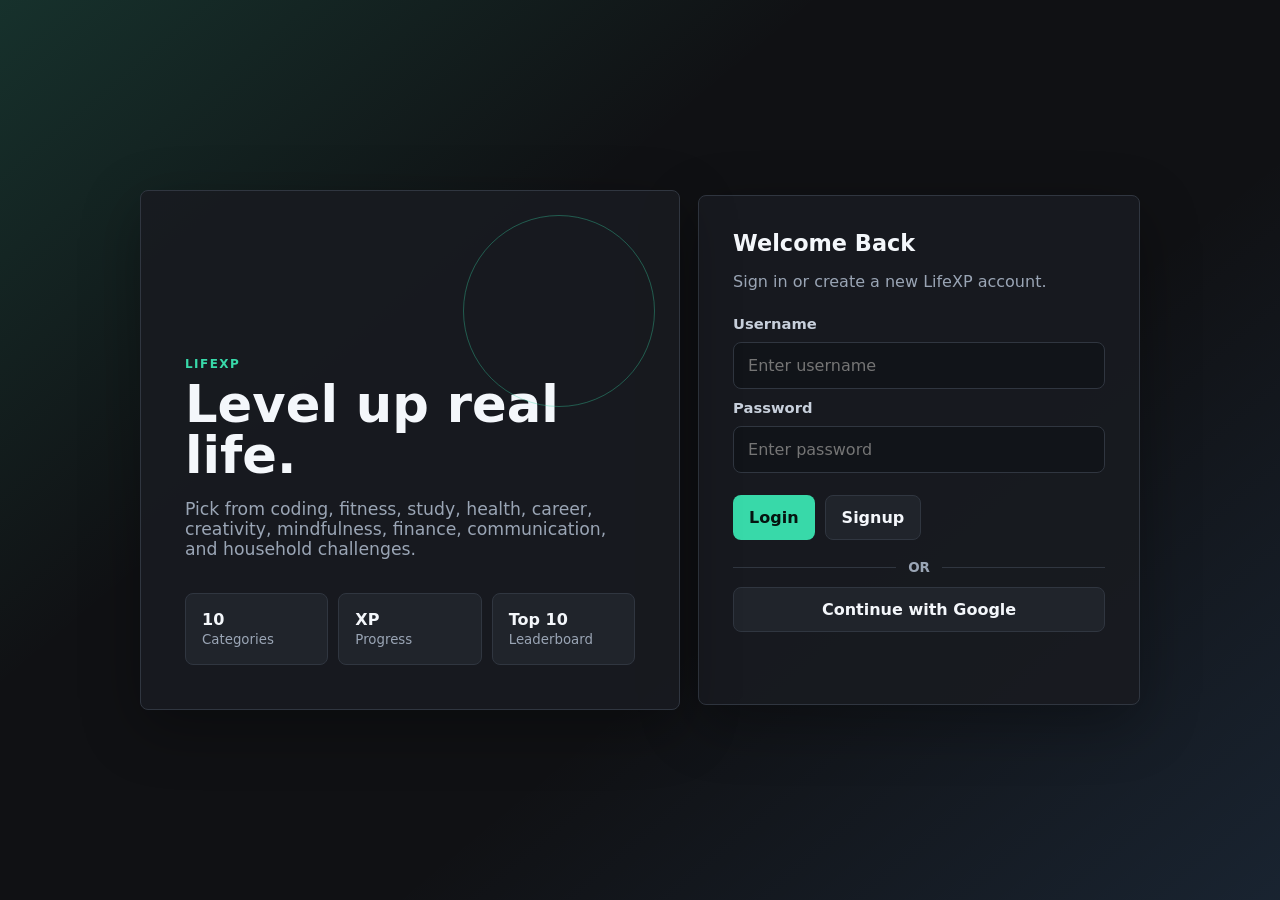
<file: index.html>
<!DOCTYPE html>
<html lang="en">
<head>
  <meta charset="UTF-8">
  <meta name="viewport" content="width=device-width, initial-scale=1.0">
  <title>LifeXP | Login</title>
  <link rel="stylesheet" href="style.css">
</head>
<body class="auth-page">
  <main class="auth-shell">
    <section class="brand-panel">
      <p class="eyebrow">LifeXP</p>
      <h1>Level up real life.</h1>
      <p class="brand-copy">Pick from coding, fitness, study, health, career, creativity, mindfulness, finance, communication, and household challenges.</p>
      <div class="preview-stats" aria-label="LifeXP stats preview">
        <div>
          <span>10</span>
          <small>Categories</small>
        </div>
        <div>
          <span>XP</span>
          <small>Progress</small>
        </div>
        <div>
          <span>Top 10</span>
          <small>Leaderboard</small>
        </div>
      </div>
    </section>

    <section class="auth-card" aria-labelledby="authTitle">
      <h2 id="authTitle">Welcome Back</h2>
      <p class="muted">Sign in or create a new LifeXP account.</p>

      <form id="authForm" class="form-stack">
        <label for="username">Username</label>
        <input id="username" name="username" type="text" autocomplete="username" placeholder="Enter username" required>

        <label for="password">Password</label>
        <input id="password" name="password" type="password" autocomplete="current-password" placeholder="Enter password" required>

        <div class="button-row">
          <button class="btn primary" type="submit" data-action="login">Login</button>
          <button class="btn secondary" type="button" id="signupBtn">Signup</button>
        </div>
      </form>

      <div class="auth-divider"><span>or</span></div>
      <div id="googleLoginBtn" class="google-login-box">
        <button class="btn secondary full-width" type="button">Continue with Google</button>
      </div>

      <p id="authMessage" class="message" role="status"></p>
    </section>
  </main>

  <script src="https://accounts.google.com/gsi/client" async defer></script>
  <script src="script.js"></script>
</body>
</html>
</file>
<file: style.css>
:root {
  --bg: #101114;
  --panel: #181b20;
  --panel-2: #20242b;
  --line: #303640;
  --text: #f4f7fb;
  --muted: #9aa5b5;
  --accent: #38d9a9;
  --accent-2: #5aa9ff;
  --danger: #ff6b6b;
  --warning: #ffd166;
  --shadow: 0 18px 60px rgba(0, 0, 0, 0.32);
}

* {
  box-sizing: border-box;
}

body {
  margin: 0;
  min-height: 100vh;
  font-family: Inter, ui-sans-serif, system-ui, -apple-system, BlinkMacSystemFont, "Segoe UI", sans-serif;
  background: var(--bg);
  color: var(--text);
}

a {
  color: inherit;
  text-decoration: none;
}

button,
input,
select,
textarea {
  font: inherit;
}

.auth-page {
  display: grid;
  place-items: center;
  padding: 24px;
  background:
    linear-gradient(140deg, rgba(56, 217, 169, 0.16), transparent 35%),
    linear-gradient(320deg, rgba(90, 169, 255, 0.12), transparent 38%),
    var(--bg);
}

.auth-shell {
  width: min(1000px, 100%);
  display: grid;
  grid-template-columns: 1.1fr 0.9fr;
  gap: 18px;
  align-items: stretch;
}

.brand-panel,
.auth-card,
.challenge-panel,
.category-panel,
.table-panel,
.form-panel,
.stat-card {
  background: rgba(24, 27, 32, 0.92);
  border: 1px solid var(--line);
  border-radius: 8px;
  box-shadow: var(--shadow);
}

.brand-panel {
  min-height: 520px;
  padding: 44px;
  display: flex;
  flex-direction: column;
  justify-content: flex-end;
  overflow: hidden;
  position: relative;
}

.brand-panel::before {
  content: "";
  position: absolute;
  inset: 24px 24px auto auto;
  width: 190px;
  height: 190px;
  border: 1px solid rgba(56, 217, 169, 0.35);
  border-radius: 50%;
}

.brand-panel h1,
.topbar h1 {
  margin: 0;
  font-size: clamp(2rem, 4vw, 4.6rem);
  line-height: 1;
  letter-spacing: 0;
}

.brand-copy {
  max-width: 560px;
  margin: 18px 0 0;
  color: var(--muted);
  font-size: 1.08rem;
}

.preview-stats {
  display: grid;
  grid-template-columns: repeat(3, 1fr);
  gap: 10px;
  margin-top: 34px;
}

.preview-stats div {
  padding: 16px;
  border: 1px solid var(--line);
  border-radius: 8px;
  background: var(--panel-2);
}

.preview-stats span {
  display: block;
  font-weight: 800;
}

.preview-stats small,
.muted,
.stat-label,
.message,
.user-pill small,
.challenge-card p,
.empty-state p {
  color: var(--muted);
}

.auth-card {
  padding: 34px;
  align-self: center;
}

.auth-card h2,
.challenge-panel h2,
.category-panel h2,
.form-panel h2 {
  margin: 0;
  font-size: 1.4rem;
}

.form-stack {
  display: grid;
  gap: 10px;
  margin-top: 24px;
}

label {
  color: #c8d0dc;
  font-size: 0.92rem;
  font-weight: 700;
}

input,
select,
textarea {
  width: 100%;
  border: 1px solid var(--line);
  border-radius: 8px;
  background: #111419;
  color: var(--text);
  padding: 13px 14px;
  outline: none;
}

input:focus,
select:focus,
textarea:focus {
  border-color: var(--accent);
  box-shadow: 0 0 0 3px rgba(56, 217, 169, 0.15);
}

textarea {
  min-height: 92px;
  resize: vertical;
}

.button-row {
  display: flex;
  gap: 10px;
  flex-wrap: wrap;
  margin-top: 12px;
}

.btn {
  border: 0;
  border-radius: 8px;
  padding: 12px 16px;
  min-height: 44px;
  color: var(--text);
  cursor: pointer;
  font-weight: 800;
  transition: transform 150ms ease, opacity 150ms ease, background 150ms ease;
}

.btn:hover {
  transform: translateY(-1px);
}

.btn:disabled {
  cursor: not-allowed;
  opacity: 0.5;
  transform: none;
}

.primary {
  background: var(--accent);
  color: #061410;
}

.secondary {
  background: var(--panel-2);
  border: 1px solid var(--line);
}

.success {
  background: var(--accent-2);
  color: #06111f;
}

.danger {
  background: var(--danger);
  color: #240707;
}

.compact-btn {
  min-height: 36px;
  padding: 8px 12px;
}

.ghost {
  background: transparent;
  border: 1px solid var(--line);
}

.full-width {
  width: 100%;
}

.message {
  min-height: 22px;
  margin: 16px 0 0;
}

.message.error {
  color: var(--danger);
}

.message.success-text {
  color: var(--accent);
}

.app-shell {
  min-height: 100vh;
  display: grid;
  grid-template-columns: 260px 1fr;
}

.mobile-nav-toggle,
.sidebar-overlay {
  display: none;
}

.sidebar {
  position: sticky;
  top: 0;
  height: 100vh;
  padding: 22px;
  background: #0b0d10;
  border-right: 1px solid var(--line);
  display: flex;
  flex-direction: column;
  gap: 22px;
}

.logo {
  font-size: 1.45rem;
  font-weight: 900;
}

.nav-list {
  display: grid;
  gap: 8px;
}

.nav-item {
  width: 100%;
  text-align: left;
  border: 1px solid transparent;
  border-radius: 8px;
  padding: 12px 14px;
  background: transparent;
  color: var(--muted);
  cursor: pointer;
  font-weight: 800;
}

.nav-item:hover,
.nav-item.active {
  background: var(--panel);
  color: var(--text);
  border-color: var(--line);
}

.sidebar .btn {
  margin-top: auto;
}

.content {
  padding: 28px;
  max-width: 1180px;
  width: 100%;
}

.topbar,
.section-heading {
  display: flex;
  justify-content: space-between;
  gap: 18px;
  align-items: center;
}

.eyebrow {
  margin: 0 0 8px;
  color: var(--accent);
  text-transform: uppercase;
  letter-spacing: 0.12em;
  font-size: 0.75rem;
  font-weight: 900;
}

.user-pill,
.difficulty-badge {
  border: 1px solid var(--line);
  border-radius: 8px;
  padding: 12px 14px;
  background: var(--panel);
}

.user-pill {
  display: grid;
  gap: 4px;
  text-align: right;
  max-width: 280px;
}

.stats-grid {
  display: grid;
  grid-template-columns: repeat(3, 1fr);
  gap: 14px;
  margin: 28px 0 14px;
}

.stat-card {
  padding: 20px;
}

.stat-card strong {
  display: block;
  margin-top: 8px;
  font-size: 2rem;
}

.workspace-grid,
.friends-grid {
  display: grid;
  grid-template-columns: minmax(0, 1.35fr) minmax(280px, 0.65fr);
  gap: 14px;
}

.challenge-panel,
.category-panel,
.table-panel,
.form-panel {
  padding: 24px;
}

.no-shadow {
  box-shadow: none;
}

.challenge-card,
.empty-state {
  min-height: 210px;
  display: grid;
  align-content: center;
  margin: 22px 0;
  padding: 24px;
  border-radius: 8px;
  border: 1px solid var(--line);
  background: #111419;
}

.challenge-card h3,
.empty-state h3 {
  margin: 0 0 10px;
  font-size: 1.65rem;
}

.challenge-description {
  max-width: 680px;
}

.attempt-timer {
  color: var(--warning);
  font-weight: 800;
}

.proof-field {
  display: grid;
  gap: 8px;
  margin-bottom: 12px;
}

.proof-field > span {
  color: #c8d0dc;
  font-size: 0.92rem;
  font-weight: 700;
}

.upload-control {
  display: flex;
  align-items: center;
  gap: 12px;
  padding: 14px;
  border: 1px dashed var(--accent);
  border-radius: 8px;
  background: rgba(56, 217, 169, 0.08);
  cursor: pointer;
}

.upload-control:hover {
  background: rgba(56, 217, 169, 0.14);
}

.upload-icon {
  display: grid;
  place-items: center;
  width: 42px;
  height: 42px;
  border-radius: 8px;
  background: var(--accent);
  color: #061410;
  font-size: 1.6rem;
  font-weight: 900;
  line-height: 1;
  flex: 0 0 auto;
}

.upload-control strong,
.upload-control small {
  display: block;
}

.upload-control small {
  color: var(--muted);
  margin-top: 3px;
}

.visually-hidden {
  position: absolute;
  width: 1px;
  height: 1px;
  padding: 0;
  margin: -1px;
  overflow: hidden;
  clip: rect(0, 0, 0, 0);
  white-space: nowrap;
  border: 0;
}

.hidden {
  display: none;
}

.progress-list {
  display: grid;
  gap: 12px;
  margin-top: 22px;
}

.progress-list > div {
  display: grid;
  gap: 12px;
}

.progress-row {
  display: flex;
  justify-content: space-between;
  gap: 12px;
  padding: 14px;
  border-radius: 8px;
  background: #111419;
  border: 1px solid var(--line);
}

.auth-divider {
  display: flex;
  align-items: center;
  gap: 12px;
  margin: 20px 0 12px;
  color: var(--muted);
  font-size: 0.84rem;
  font-weight: 800;
  text-transform: uppercase;
}

.auth-divider::before,
.auth-divider::after {
  content: "";
  height: 1px;
  flex: 1;
  background: var(--line);
}

.google-login-box {
  min-height: 44px;
}

.table-panel {
  margin-top: 28px;
}

.leaderboard-head,
.leaderboard-row {
  display: grid;
  grid-template-columns: 80px minmax(0, 1fr) 120px;
  gap: 12px;
  align-items: center;
}

.leaderboard-head {
  color: var(--muted);
  font-weight: 800;
  padding: 0 14px 12px;
}

.leaderboard-list {
  display: grid;
  gap: 8px;
}

.leaderboard-row {
  padding: 14px;
  border: 1px solid var(--line);
  border-radius: 8px;
  background: #111419;
}

.leaderboard-row strong:last-child {
  text-align: right;
}

.friends-grid {
  margin-top: 28px;
}

.challenge-console {
  display: grid;
  gap: 14px;
  margin-top: 28px;
}

.control-grid {
  display: grid;
  grid-template-columns: minmax(220px, 1.4fr) minmax(160px, 0.5fr) auto;
  gap: 12px;
  align-items: end;
  padding: 18px;
  border: 1px solid var(--line);
  border-radius: 8px;
  background: var(--panel);
}

.control-grid label,
.category-checks {
  display: grid;
  gap: 8px;
}

.category-checks {
  grid-template-columns: repeat(2, minmax(0, 1fr));
  margin: 0;
  border: 0;
  padding: 0;
}

.category-checks legend {
  grid-column: 1 / -1;
  color: #c8d0dc;
  font-size: 0.92rem;
  font-weight: 700;
}

.category-checks label {
  display: flex;
  align-items: center;
  gap: 8px;
  min-width: 0;
  padding: 10px;
  border: 1px solid var(--line);
  border-radius: 8px;
  background: #111419;
}

.category-checks .select-all-category {
  grid-column: 1 / -1;
  border-color: var(--accent);
  background: rgba(56, 217, 169, 0.08);
  color: var(--text);
}

.category-checks input {
  width: auto;
}

.mode-switch {
  display: grid;
  grid-template-columns: 1fr 1fr;
  gap: 8px;
}

.mode-btn {
  border: 1px solid var(--line);
  border-radius: 8px;
  background: #111419;
  color: var(--muted);
  min-height: 44px;
  padding: 10px 14px;
  cursor: pointer;
  font-weight: 900;
}

.mode-btn.active {
  color: #061410;
  background: var(--accent);
  border-color: var(--accent);
}

.simple-list {
  display: grid;
  gap: 10px;
  margin-top: 18px;
}

.simple-row {
  display: flex;
  justify-content: space-between;
  align-items: center;
  gap: 12px;
  padding: 14px;
  border: 1px solid var(--line);
  border-radius: 8px;
  background: #111419;
}

.simple-row small {
  display: block;
  color: var(--muted);
  margin-top: 4px;
}

.admin-grid {
  display: grid;
  grid-template-columns: minmax(0, 0.85fr) minmax(300px, 1.15fr);
  gap: 14px;
  margin-top: 28px;
}

.admin-access-panel {
  margin-top: 28px;
}

.admin-secret-row {
  display: grid;
  grid-template-columns: minmax(160px, 0.4fr) minmax(220px, 1fr) auto auto;
  gap: 10px;
  align-items: end;
}

.admin-tabs {
  display: flex;
  gap: 8px;
  flex-wrap: wrap;
  margin: 18px 0;
}

.admin-tab {
  border: 1px solid var(--line);
  border-radius: 8px;
  background: var(--panel);
  color: var(--muted);
  min-height: 40px;
  padding: 9px 13px;
  cursor: pointer;
  font-weight: 900;
}

.admin-tab.active {
  background: var(--accent);
  border-color: var(--accent);
  color: #061410;
}

.admin-module {
  display: none;
}

.admin-module.active {
  display: block;
}

.admin-search {
  max-width: 260px;
  min-width: 180px;
}

.admin-filter-row {
  display: flex;
  gap: 10px;
  flex-wrap: wrap;
  justify-content: flex-end;
}

.admin-wide {
  margin-top: 14px;
}

.stats-mini {
  display: grid;
  grid-template-columns: repeat(2, 1fr);
  gap: 10px;
  margin-top: 18px;
}

.stat-chip {
  padding: 14px;
  border: 1px solid var(--line);
  border-radius: 8px;
  background: #111419;
}

.stat-chip strong,
.stat-chip span {
  display: block;
}

.stat-chip span {
  color: var(--muted);
  margin-top: 4px;
}

.inline-actions {
  display: flex;
  gap: 8px;
  flex-wrap: wrap;
  justify-content: flex-end;
}

@media (max-width: 820px) {
  .auth-shell,
  .app-shell,
  .workspace-grid,
  .friends-grid,
  .stats-grid,
  .admin-grid {
    grid-template-columns: 1fr;
  }

  .brand-panel {
    min-height: auto;
    padding: 28px;
  }

  .preview-stats {
    grid-template-columns: 1fr;
  }

  .sidebar {
    position: fixed;
    z-index: 30;
    top: 0;
    left: 0;
    width: min(82vw, 300px);
    height: 100vh;
    transform: translateX(-105%);
    transition: transform 180ms ease;
  }

  .sidebar-open .sidebar {
    transform: translateX(0);
  }

  .sidebar-overlay {
    position: fixed;
    inset: 0;
    z-index: 20;
    background: rgba(0, 0, 0, 0.55);
  }

  .sidebar-open .sidebar-overlay {
    display: block;
  }

  .mobile-nav-toggle {
    display: inline-flex;
    position: fixed;
    z-index: 40;
    right: 14px;
    bottom: 14px;
    min-height: 44px;
    border: 1px solid var(--line);
    border-radius: 8px;
    padding: 10px 14px;
    background: var(--accent);
    color: #061410;
    font-weight: 900;
    box-shadow: var(--shadow);
  }

  .content {
    padding: 20px;
  }

  .topbar {
    align-items: flex-start;
    flex-direction: column;
  }

  .user-pill {
    width: 100%;
    text-align: left;
  }

  .leaderboard-head,
  .leaderboard-row {
    grid-template-columns: 54px minmax(0, 1fr) 80px;
  }

  .control-grid {
    grid-template-columns: 1fr;
  }

  .admin-secret-row {
    grid-template-columns: 1fr;
  }

  .section-heading {
    align-items: flex-start;
    flex-direction: column;
  }

  .admin-search,
  .admin-filter-row,
  .admin-filter-row select {
    width: 100%;
    max-width: none;
  }

  .category-checks,
  .stats-mini {
    grid-template-columns: 1fr;
  }

  .simple-row {
    align-items: flex-start;
    flex-direction: column;
  }

  .inline-actions {
    width: 100%;
    justify-content: flex-start;
  }
}
</file>
